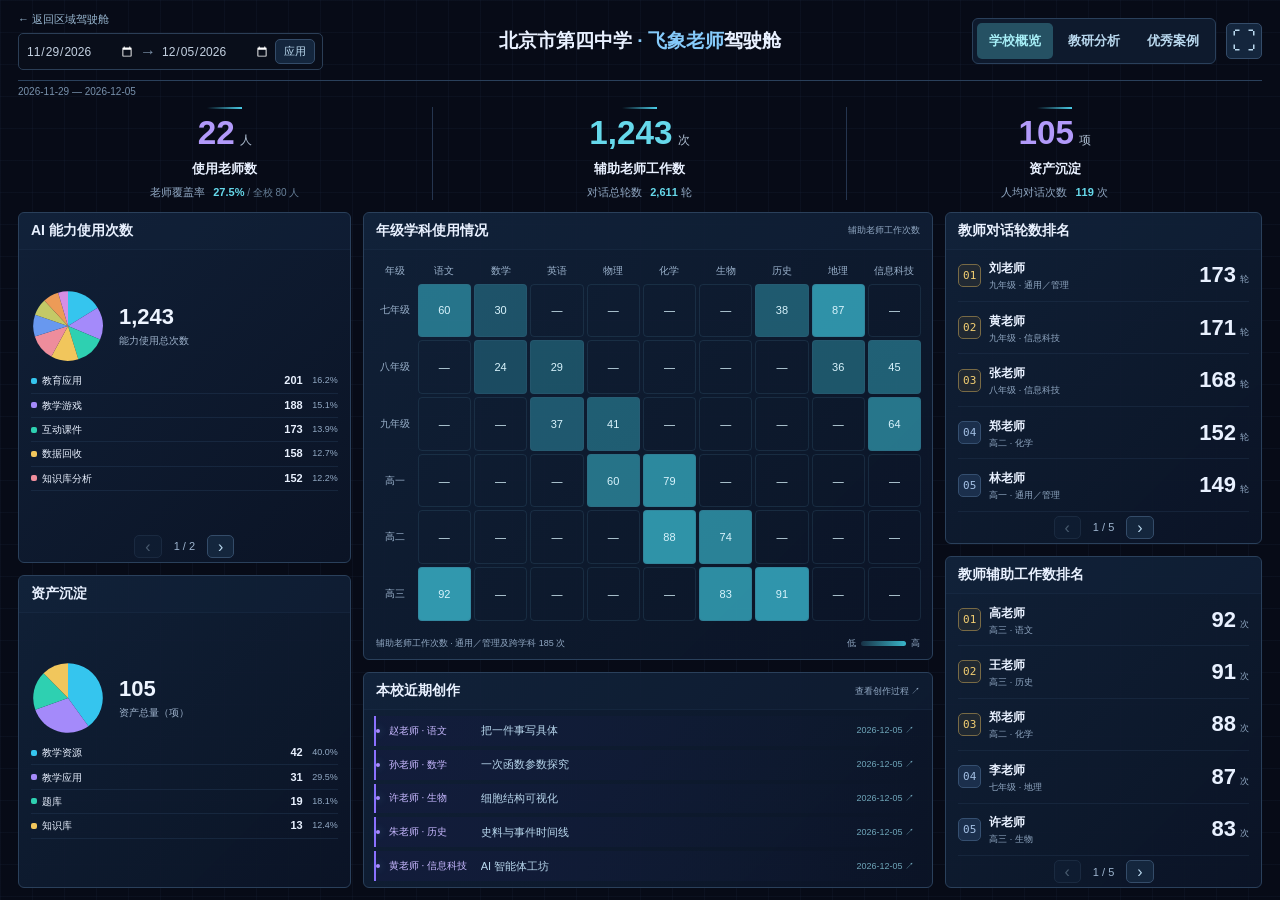
<file: school-dashboard/index.html>
<!doctype html>
<html lang="zh-CN">
<head><meta charset="utf-8"><meta name="viewport" content="width=device-width,initial-scale=1"><title>学校 · 飞象老师驾驶舱</title><link rel="stylesheet" href="workspace.css"><script src="workspace.js" defer></script></head>
<body><main class="school-screen">
<header class="school-header">
 <div class="header-left"><a class="back-link" href="../index.html">← 返回区域驾驶舱</a><div class="date-range" aria-label="时间范围"><input id="date-start" type="date" aria-label="开始日期"><span>→</span><input id="date-end" type="date" aria-label="结束日期"><button id="apply-dates" type="button">应用</button></div></div>
 <h1><span id="school-name">学校</span><span class="brand"> · 飞象老师</span>驾驶舱</h1>
 <div class="header-right"><nav role="tablist" aria-label="学校驾驶舱视图"><button type="button" id="tab-overview" data-tab="overview" role="tab" aria-controls="view-overview" aria-selected="true">学校概览</button><button type="button" id="tab-research" data-tab="research" role="tab" aria-controls="view-research" aria-selected="false" tabindex="-1">教研分析</button><button type="button" id="tab-examples" data-tab="examples" role="tab" aria-controls="view-examples" aria-selected="false" tabindex="-1">优秀案例</button></nav><button type="button" id="fullscreen" aria-label="切换全屏" title="全屏">⛶</button></div>
</header>
<div class="period-row"><span id="period-label"></span><span id="page-status" role="status" aria-live="polite"></span></div><p id="school-warning" class="warning" hidden></p>
<section id="school-metrics" class="metrics" aria-label="学校核心指标">
 <article><div><strong id="metric-teachers">0</strong><em>人</em></div><h2>使用老师数</h2><p>老师覆盖率 <b id="metric-coverage">0%</b><span> / 全校 <i id="teacher-denominator">0</i> 人</span></p></article>
 <article><div><strong id="metric-work">0</strong><em>次</em></div><h2>辅助老师工作数</h2><p>对话总轮数 <b id="metric-turns">0</b> 轮</p></article>
 <article><div><strong id="metric-assets">0</strong><em>项</em></div><h2>资产沉淀</h2><p>人均对话次数 <b id="metric-average">0</b> 次</p></article>
</section>
<div class="workspace">
 <section id="view-overview" data-view="overview" role="tabpanel" aria-labelledby="tab-overview" tabindex="0">
  <aside class="overview-left"><article class="panel"><header class="panel-head"><h2>AI 能力使用次数</h2></header><div class="panel-body" id="ability-chart"></div><div class="pager" id="ability-pager"></div></article><article class="panel"><header class="panel-head"><h2>资产沉淀</h2></header><div class="panel-body" id="asset-chart"></div></article></aside>
  <div class="overview-center"><article class="panel matrix-panel"><header class="panel-head"><h2>年级学科使用情况</h2><span>辅助老师工作次数</span></header><div class="matrix-scroll"><table id="usage-matrix" class="usage-matrix" aria-label="年级与学科使用次数"></table></div><footer class="matrix-footer"><span id="matrix-caption"></span><span class="heat-key">低 <i></i> 高</span></footer></article><article class="panel recent-panel"><header class="panel-head"><h2>本校近期创作</h2><span>查看创作过程 ↗</span></header><div id="recent-work"></div></article></div>
  <aside class="overview-right"><article class="panel"><header class="panel-head"><h2>教师对话轮数排名</h2></header><div class="rank-list" id="rank-turns"></div><div class="pager" id="pager-turns"></div></article><article class="panel"><header class="panel-head"><h2>教师辅助工作数排名</h2></header><div class="rank-list" id="rank-work"></div><div class="pager" id="pager-work"></div></article></aside>
 </section>
 <section id="view-research" data-view="research" role="tabpanel" aria-labelledby="tab-research" tabindex="0" hidden>
  <div class="research-filter"><button type="button" id="filter-open" aria-expanded="false" aria-controls="filter-editor">筛选条件 ▾</button><span id="filter-summary">全部年级 · 全部学科</span><div id="filter-editor" hidden><label>年级<select id="filter-grade"></select></label><label>学科<select id="filter-subject"></select></label><div><button id="filter-cancel" type="button">取消</button><button id="filter-apply" type="button" class="primary">应用筛选</button></div></div></div>
  <div class="research-columns"><article class="panel teacher-panel"><header class="panel-head"><h2>教师创作与传播榜top10</h2></header><div class="teacher-table-wrap"><table class="teacher-table"><thead><tr><th>排名</th><th>教师</th><th>学科／年级</th><th aria-sort="descending"><button type="button" data-sort="generated" class="selected">生成数 ↓</button></th><th><button type="button" data-sort="views">被查看</button></th><th><button type="button" data-sort="favorites">被收藏</button></th></tr></thead><tbody id="teacher-table-body"></tbody></table></div></article><div class="analysis-column"><article class="analysis"><h2>创作内容分析</h2><div id="content-analysis"></div></article><article class="analysis"><h2>人机协同分析</h2><div id="collaboration-analysis"></div></article></div></div>
 </section>
 <section id="view-examples" data-view="examples" role="tabpanel" aria-labelledby="tab-examples" tabindex="0" hidden>
  <aside class="subject-sidebar panel"><header><h2>学科应用分布</h2><p><strong id="application-total">0</strong> 个应用</p><small>本校生成应用 · 按作品所属学科</small></header><div id="subject-options"></div></aside>
  <div id="example-results"><section class="mindmap-panel panel"><header class="panel-head"><h2 id="map-title">语文 · 内容分类</h2><span>主题与方向</span></header><div id="subject-map" class="subject-map"></div></section><div class="examples-heading"><h2 id="cases-title">语文 · 优秀案例</h2><span id="case-count" role="status" aria-live="polite"></span></div><div id="case-grid"></div><p id="case-empty" class="empty case-empty" hidden>当前学科与时间范围暂无精选案例，可选择其他学科查看。</p></div>
 </section>
</div></main><dialog id="conversation-dialog" aria-labelledby="dialog-title"></dialog><noscript>请启用 JavaScript 后查看学校驾驶舱。</noscript></body></html>
</file>
<file: school-dashboard/workspace.css>
:root{--bg:#070b17;--panel:#0e1b30;--line:#2a405b;--text:#e9f1ff;--muted:#91a8c3;--cyan:#66d9eb;--purple:#b29afa;--gap:16px;color-scheme:dark;font-family:"PingFang SC","Microsoft YaHei",sans-serif;color:var(--text);background:var(--bg)}
*{box-sizing:border-box}body{margin:0;background-image:linear-gradient(#24345028 1px,transparent 1px),linear-gradient(90deg,#24345028 1px,transparent 1px);background-size:32px 32px}button,input,select{font:inherit}button{cursor:pointer;border:1px solid #344c69;background:#14263d;color:#b9d8ee;border-radius:5px;padding:7px 12px}button:disabled{cursor:default;opacity:.35}button:hover:not(:disabled){background:#224259}button:focus-visible,a:focus-visible,input:focus-visible,select:focus-visible,[tabindex]:focus-visible{outline:2px solid #84e6f3;outline-offset:3px}[hidden]{display:none!important}h1,h2,h3,h4,p{margin:0}h2{font-size:16px;font-weight:600}a{color:#abdced;text-decoration:none}
.school-screen{height:100dvh;min-height:0;display:flex;flex-direction:column;padding:18px 24px;max-width:2400px;margin:auto;overflow:hidden}.school-header{display:grid;grid-template-columns:minmax(290px,1fr) minmax(0,1.6fr) minmax(340px,1fr);gap:16px;align-items:center;border-bottom:1px solid var(--line);padding-bottom:16px;flex-shrink:0}.school-header h1{font-size:clamp(19px,1.6vw,31px);line-height:1.4;text-align:center;overflow-wrap:anywhere}.brand{color:#85cafa}.header-left{display:flex;flex-direction:column;align-items:flex-start;gap:10px}.back-link{font-size:11px;color:#97b5ce}.date-range{display:flex;align-items:center;gap:5px;padding:5px 7px;border:1px solid #2b3e56;border-radius:5px;background:#090e1a}.date-range input{width:109px;min-width:0;border:0;background:transparent;color:#c4d1e1;font-size:12px;padding:3px 0}.date-range span{color:#7d92aa}.date-range button{padding:4px 8px;font-size:11px}.header-right{display:flex;justify-content:flex-end;align-items:center;gap:10px;min-width:0}nav{display:flex;padding:4px;background:#0e1a2d;border:1px solid var(--line);border-radius:6px;gap:3px}nav button{border:0;background:transparent;white-space:nowrap;padding:9px 12px;font-size:13px;font-weight:600}nav button[aria-selected=true]{background:#255163;color:#a6eef6}#fullscreen{font-size:24px;line-height:1;width:36px;height:36px;padding:0;flex-shrink:0}.period-row{display:flex;gap:16px;align-items:center;flex-shrink:0;min-height:26px;font-size:10px;color:#7891ac}#page-status{color:#e8c676}.warning{padding:10px 12px;color:#f6d488;background:#483d273d;border:1px solid #79633c;border-radius:6px;margin-bottom:12px}
.metrics{display:grid;grid-template-columns:repeat(3,minmax(0,1fr));padding:10px 0 22px;flex-shrink:0}.metrics article{text-align:center;border-right:1px solid #25354f;position:relative}.metrics article:last-child{border:0}.metrics article:before{content:'';display:block;width:35px;height:2px;background:linear-gradient(90deg,transparent,#4acde8);margin:0 auto 6px}.metrics strong{font:650 clamp(30px,2.7vw,48px)/1.1 "DIN Alternate",sans-serif;color:var(--purple)}.metrics article:nth-child(2) strong{color:var(--cyan)}.metrics em{font-size:12px;color:#aebed1;font-style:normal;margin-left:5px}.metrics h2{margin-top:8px;font-size:13px}.metrics p{font-size:11px;color:var(--muted);margin-top:7px}.metrics p b{color:var(--cyan);margin-left:5px}.metrics p span{color:#688099;font-size:10px}.metrics i{font-style:normal}
.workspace{flex:1;min-height:0;overflow:hidden}.workspace>[data-view]{height:100%;min-height:0;overflow:auto;scrollbar-width:thin;scrollbar-color:#385572 transparent}.panel{background:linear-gradient(135deg,#112139ef,#0b1426f5);border:1px solid var(--line);border-radius:6px;min-width:0;min-height:0;display:flex;flex-direction:column;overflow:hidden}.panel-head{display:flex;align-items:center;justify-content:space-between;gap:10px;padding:13px 16px;border-bottom:1px solid #273c573d;min-height:46px;flex-shrink:0;background:#15284144}.panel-head span{font-size:10px;color:var(--muted)}.panel-body{padding:12px 16px;min-height:0}.empty{color:var(--muted);text-align:center;padding:28px 12px;font-size:13px;line-height:1.7}.pager{display:flex;justify-content:center;align-items:center;gap:12px;padding:8px 10px;margin-top:auto;color:#9db4ce;font-size:11px;flex-shrink:0}.pager button{padding:1px 10px;font-size:18px;line-height:22px}
#view-overview{display:grid;grid-template-columns:minmax(225px,.9fr) minmax(420px,2.3fr) minmax(240px,1fr);gap:var(--gap)}.overview-left,.overview-right{display:grid;grid-template-rows:minmax(320px,1.15fr) minmax(280px,1fr);gap:var(--gap);min-height:0}.overview-center{display:grid;grid-template-rows:minmax(340px,1.5fr) minmax(240px,1fr);gap:var(--gap);min-height:0}.pie-summary{display:flex;align-items:center;justify-content:center;gap:18px;min-height:110px}.pie-summary svg{width:96px;height:96px;flex-shrink:0}.pie-summary strong{display:block;font:600 28px "DIN Alternate",sans-serif}.pie-summary span{display:block;color:var(--muted);font-size:10px;margin-top:4px}.pie-legend{margin-top:10px}.pie-legend>div{display:flex;align-items:center;gap:6px;padding:9px 0;border-bottom:1px solid #24395477;font-size:11px}.pie-legend i{width:6px;height:6px;border-radius:2px;flex-shrink:0}.pie-legend span{flex:1;min-width:0}.pie-legend b{font-variant-numeric:tabular-nums;font-size:12px}.pie-legend small{width:37px;text-align:right;font-size:9px;color:var(--muted)}.rank-list{padding:0 15px;display:grid;grid-template-rows:repeat(5,minmax(43px,1fr));flex:1;min-height:0}.rank-row{display:flex;align-items:center;gap:10px;min-width:0;border-bottom:1px solid #25395366;padding:6px 0}.rank-index{font:11px monospace;color:#a4c0e4;background:#1b2f4c;border:1px solid #354f70;border-radius:5px;padding:5px}.rank-index.medal{color:#f2ce72;border-color:#786a45;background:#51483244}.rank-row>div{flex:1;min-width:0}.rank-row b{font-size:12px}.rank-row small{display:block;font-size:9px;color:var(--muted);margin-top:4px}.rank-row strong{font:600 23px "DIN Alternate",sans-serif;white-space:nowrap}.rank-row strong small{display:inline;font:10px sans-serif;margin-left:4px}
.matrix-scroll{overflow:auto;padding:15px 16px;flex:1}.usage-matrix{border-collapse:separate;border-spacing:5px;width:100%;height:100%;table-layout:fixed;min-width:480px;font-size:11px}.usage-matrix th{color:#9bb2cc;font-weight:400;padding:8px 2px;font-size:10px}.usage-matrix th:first-child{width:48px}.usage-matrix td{text-align:center;padding:12px 2px;background:rgb(61 192 215 / var(--intensity));border:1px solid #38627d44;border-radius:4px;font-variant-numeric:tabular-nums;color:#d9f4fd}.matrix-footer{display:flex;justify-content:space-between;gap:8px;align-items:center;font-size:10px;color:var(--muted);padding:8px 16px 16px}.heat-key{display:flex;align-items:center;gap:5px;white-space:nowrap}.heat-key i{width:45px;height:5px;background:linear-gradient(90deg,#183145,#39b6ca);border-radius:3px}#recent-work{display:grid;grid-template-rows:repeat(4,1fr);padding:8px 16px;flex:1}#recent-work button{display:flex;align-items:center;gap:12px;border:0;border-radius:0;border-bottom:1px solid #2b405d77;background:transparent;padding:10px 0;text-align:left;min-width:0}#recent-work span{color:#94b4d1;font-size:11px;flex:0 0 110px}#recent-work b{font-size:12px;font-weight:500;overflow:hidden;text-overflow:ellipsis;white-space:nowrap;flex:1}#recent-work small{color:#6fa5b9;font-size:10px}
#view-research{display:flex;flex-direction:column;gap:18px}.research-filter{position:relative;display:flex;align-items:center;gap:12px;min-height:40px;flex-shrink:0;font-size:12px;color:var(--muted)}#filter-editor{position:absolute;z-index:5;top:45px;left:0;padding:18px;background:#13243b;border:1px solid #3e5b7b;border-radius:7px;box-shadow:0 12px 36px #0008;display:flex;gap:16px;align-items:end;flex-wrap:wrap}#filter-editor label{display:flex;flex-direction:column;gap:7px}select{min-width:135px;padding:8px;border:1px solid #425e7e;background:#0b192d;color:#d5e5f5;border-radius:4px}#filter-editor>div{display:flex;gap:8px}.primary{background:#24586a;border-color:#4a9aaa;color:#bbf4f8}.research-columns{display:grid;grid-template-columns:minmax(0,45fr) minmax(0,55fr);gap:32px;min-height:0;flex:1}.teacher-table-wrap{overflow:auto;flex:1;min-height:0}.teacher-table{width:100%;height:100%;border-collapse:collapse;table-layout:fixed;font-size:12px}.teacher-table th{font-size:10px;color:var(--muted);height:40px;text-align:left;font-weight:400;background:#152640;padding:7px}.teacher-table th:first-child{width:9%}.teacher-table th:nth-child(2){width:18%}.teacher-table th:nth-child(3){width:22%}.teacher-table th button{padding:0;border:0;background:none;color:inherit;font-size:10px;white-space:nowrap}.teacher-table th button.selected{color:var(--cyan)}.teacher-table td{border-bottom:1px solid #263b5466;padding:8px;overflow:hidden;text-overflow:ellipsis;white-space:nowrap;height:48px}.teacher-table td:nth-child(n+4){font:600 19px "DIN Alternate",sans-serif;color:#6ed7e3}.teacher-table td small{display:block;font-size:10px;color:var(--muted);margin-top:4px}.teacher-table td:first-child{font:11px monospace;color:#8eaaca}.analysis-column{min-height:0;display:flex;flex-direction:column;overflow:auto;scrollbar-width:thin;padding-right:14px;gap:22px}.analysis{padding:3px 0 22px;border-bottom:1px solid #2e4964}.analysis:last-child{border:0}.analysis h2{font-size:22px;font-weight:650;margin:0 0 18px}.analysis h4{font-size:16px;line-height:1.5;margin:18px 0 10px;color:#d7e6f7}.analysis p{font-size:14px;line-height:1.9;color:#aabed4;max-width:46em}.related-link{display:block;width:100%;text-align:left;border:0;border-top:1px solid #2a405744;background:transparent;padding:12px 0;border-radius:0;margin-top:10px}.related-link b{color:#7dcfdd;font-size:12px;font-weight:500}.related-link span{display:block;font-size:10px;color:#7f9ab6;margin-top:5px}
#view-examples{display:grid;grid-template-columns:minmax(220px,1fr) minmax(0,3fr);gap:24px;align-items:start}.subject-sidebar{padding:18px;height:auto}.subject-sidebar header h2{font-size:17px}.subject-sidebar header p{margin:16px 0 4px;color:var(--muted);font-size:11px}.subject-sidebar strong{font:600 32px "DIN Alternate",sans-serif;color:var(--cyan);margin-right:4px}.subject-sidebar header small{font-size:10px;color:#7e98b1}#subject-options{display:flex;flex-direction:column;gap:4px;margin-top:18px}#subject-options button{display:grid;grid-template-columns:minmax(0,1fr) auto 43px;gap:7px;border-color:transparent;background:transparent;align-items:center;text-align:left;padding:10px 8px;font-size:12px}#subject-options b{color:#dceaf7;font-size:13px}#subject-options small{font-size:10px;color:var(--muted);text-align:right}#subject-options i{grid-column:1/-1;display:block;height:3px;background:#263c53;border-radius:3px}#subject-options em{display:block;height:3px;background:#47becf;border-radius:3px}#subject-options button[aria-pressed=true]{background:#203f51;border-color:#478b9a;color:#a6edf1}#example-results{min-width:0}.mindmap-panel{margin-bottom:24px}.subject-map{display:grid;grid-template-columns:110px minmax(0,1fr);align-items:center;padding:20px 24px;min-width:0}.map-root{position:relative;padding:15px 8px;background:#244d60;border:1px solid #55b8c8;border-radius:7px;text-align:center;color:#c0f5f8;font-size:16px}.map-root:after{content:'';position:absolute;left:100%;top:50%;width:24px;border-top:1px solid #4b8297}.map-branches{list-style:none;margin:0;padding:0 0 0 48px}.map-branches>li{position:relative;display:grid;grid-template-columns:100px minmax(0,1fr);gap:20px;align-items:center;min-height:77px;padding:8px 0}.map-branches>li:before{content:'';position:absolute;left:-24px;top:0;bottom:0;border-left:1px solid #4b8297}.map-branches>li:first-child:before{top:50%}.map-branches>li:last-child:before{bottom:50%}.map-branches>li:after{content:'';position:absolute;left:-24px;top:50%;width:24px;border-top:1px solid #4b8297}.map-branches h4{position:relative;padding:10px 5px;border:1px solid #3f617d;border-radius:6px;font-size:12px;text-align:center;background:#172b41;color:#d6e7f5}.map-branches h4:after{content:'';position:absolute;left:100%;top:50%;width:20px;border-top:1px solid #3f617d}.map-branches ul{list-style:none;display:flex;flex-wrap:wrap;gap:7px;margin:0;padding:0 0 0 12px;border-left:1px solid #3f617d}.map-branches ul li{padding:6px 9px;background:#1a2b40;border-radius:4px;font-size:11px;color:#a9c4d9}.examples-heading{display:flex;align-items:center;justify-content:space-between;gap:12px;margin:0 0 16px}.examples-heading span{font-size:11px;color:var(--muted)}#case-grid{display:grid;grid-template-columns:repeat(3,minmax(0,1fr));gap:18px}.case-card{display:flex;flex-direction:column;min-width:0;text-align:left;padding:6px;background:#fafaf7;border:1px solid #dce4df;border-radius:12px;color:#233c34;overflow:hidden}.case-card:hover:not(:disabled){background:#fff;border-color:#63cfd3}.case-cover{position:relative;display:block;aspect-ratio:449/252;width:100%;border-radius:7px;background-image:url('case-gallery-reference.png');background-size:456.12% 449.21%;background-repeat:no-repeat}.case-cover i{position:absolute;bottom:8px;right:8px;font-size:10px;font-style:normal;color:#dcf8ff;background:#071b28c9;padding:4px 6px;border-radius:4px}.case-detail{display:flex;flex-direction:column;padding:12px 8px;min-width:0;width:100%}.case-detail>b{font-size:14px;white-space:nowrap;overflow:hidden;text-overflow:ellipsis}.case-detail small{margin-top:7px;color:#7a887f;font-size:10px;line-height:1.6}.case-detail em{margin-top:9px;font-size:10px;font-style:normal;color:#497667}.case-detail>span{font-size:12px;line-height:1.65;margin-top:7px;color:#5e6d64}.case-empty{border:1px dashed #36506b;border-radius:8px;padding:40px 15px}
dialog{color-scheme:light;color:#26352f;background:#f7f8f5;border:1px solid #d5dfd8;border-radius:12px;padding:0;width:min(1400px,calc(100vw - 40px));height:min(900px,calc(100dvh - 40px));max-width:none;max-height:none;overflow:hidden;box-shadow:0 28px 90px #0008}dialog[open]{display:flex;flex-direction:column}dialog::backdrop{background:#020817b8;backdrop-filter:blur(4px)}dialog button{color:#315b4a;border-color:#c6d6ca;background:#fff}dialog button:hover:not(:disabled){background:#e3eee5}.dialog-head{display:flex;justify-content:space-between;align-items:center;gap:20px;padding:20px 24px;background:#fff;border-bottom:1px solid #dce3dd;flex-shrink:0}.dialog-head h2{font-size:19px;line-height:1.5}.dialog-head p{font-size:11px;color:#7b8a80;line-height:1.6;margin-top:6px}.dialog-body{display:grid;grid-template-columns:minmax(0,1fr);min-height:0;flex:1}dialog[data-file-open=true] .dialog-body{grid-template-columns:minmax(0,2fr) minmax(0,3fr)}.transcript{overflow:auto;padding:24px;min-width:0;min-height:0}.transcript-heading{max-width:800px;margin:0 auto 18px;font-size:15px;font-weight:600}.transcript-heading span{float:right;font-size:11px;font-weight:400;color:#819184}.message{max-width:800px;margin:0 auto 18px;padding:16px 18px;background:#fff;border:1px solid #e0e7df;border-radius:10px}.message.teacher{background:#eaf2e8;border-color:#dce8d9}.message b{font-size:12px;color:#52725f;display:flex;justify-content:space-between}.message small{color:#95a294;font-size:10px;font-weight:400}.message p{font-size:14px;line-height:1.9;white-space:pre-wrap;overflow-wrap:anywhere;margin-top:8px;color:#34483b}.file-list{max-width:800px;margin:24px auto}.file-list h3{font-size:14px;margin-bottom:10px}.file-list button{display:flex;align-items:center;width:100%;gap:12px;text-align:left;padding:15px;margin-top:8px}.file-list button span{padding:8px 5px;background:#dceedd;font-size:10px;border-radius:5px}.file-list button b{flex:1;font-size:13px;overflow-wrap:anywhere}.file-list button em{font-size:11px;font-style:normal;white-space:nowrap}#file-preview{display:flex;flex-direction:column;background:#ede9de;border-left:1px solid #d9ddce;min-width:0;min-height:0}.file-head{padding:15px 20px;display:flex;align-items:center;justify-content:space-between;border-bottom:1px solid #d6dbcf}.file-head h3{font-size:15px}.file-document{padding:28px;overflow:auto;min-height:0}.file-document h2{font-size:22px;overflow-wrap:anywhere;line-height:1.5;color:#5e4c3d;margin:12px 0 24px}.file-type{font-size:10px;color:#8b836e}.file-document section{background:#fffdfa;border:1px solid #ded9ce;padding:23px;margin-bottom:14px}.file-document h3{font-size:16px;color:#655343;margin-bottom:12px}.file-document section p{font-size:14px;line-height:1.9;color:#6e6b5d}
@media(min-width:1700px){.school-screen{padding:22px 32px;--gap:20px}.panel-head h2{font-size:18px}.rank-row b{font-size:14px}.rank-row small{font-size:11px}.pie-summary svg{width:112px;height:112px}.pie-legend>div{padding:11px 0;font-size:13px}.pie-legend b{font-size:14px}.usage-matrix{font-size:14px}.usage-matrix th{font-size:12px}.analysis p{font-size:15px}.case-detail>b{font-size:16px}}
@media(max-width:1350px){.school-header{grid-template-columns:1fr 1fr;row-gap:14px}.school-header h1{grid-column:1/-1;grid-row:1;font-size:25px}.header-left{grid-column:1;grid-row:2}.header-right{grid-column:2;grid-row:2}#view-overview{grid-template-columns:230px minmax(420px,1fr);grid-template-rows:auto auto}.overview-right{grid-column:1/-1;grid-template-columns:1fr 1fr;grid-template-rows:minmax(300px,auto)}.overview-left{grid-template-rows:minmax(340px,auto) minmax(280px,auto)}.overview-center{grid-template-rows:minmax(340px,1.5fr) minmax(280px,1fr)}#case-grid{grid-template-columns:repeat(2,minmax(0,1fr))}.subject-map{grid-template-columns:88px minmax(0,1fr);padding:18px}.map-branches>li{grid-template-columns:80px minmax(0,1fr);gap:14px}.map-branches h4:after{width:14px}.research-columns{gap:22px}}
@media(max-width:1000px){.school-screen{padding:14px 16px}.research-columns{display:flex;flex-direction:column;flex:none}.teacher-panel{min-height:580px}.analysis-column{overflow:visible;padding:0}.analysis{padding:10px 4px 24px}#view-examples{grid-template-columns:minmax(0,1fr)}#subject-options{display:grid;grid-template-columns:repeat(4,minmax(0,1fr))}.subject-sidebar header{display:flex;align-items:center;flex-wrap:wrap;gap:12px}.subject-sidebar header p{margin:0}.subject-sidebar header small{width:100%}.overview-right{min-height:320px}.teacher-table{height:auto}.teacher-table td{height:49px}}
@media(max-width:720px){.school-screen{padding:12px}.school-header{display:flex;flex-direction:column;align-items:stretch;gap:14px}.school-header h1{order:0;font-size:21px}.header-left{order:1;align-items:center}.header-right{order:2;justify-content:center}.date-range input{width:116px}.metrics{padding:8px 0 18px}.metrics strong{font-size:28px}.metrics h2{font-size:11px}.metrics p{font-size:10px;line-height:1.6}.metrics p span{display:none}.period-row{justify-content:center;flex-wrap:wrap;gap:3px}#view-overview{display:flex;flex-direction:column}.overview-left,.overview-center,.overview-right{display:flex;flex-direction:column;flex:none;min-height:0}.overview-left>.panel,.overview-right>.panel{min-height:310px}.matrix-panel{min-height:340px}.recent-panel{min-height:260px}.panel{flex-shrink:0}#recent-work button{flex-wrap:wrap;gap:6px}#recent-work small{width:100%;padding-left:116px}#subject-options{grid-template-columns:repeat(2,minmax(0,1fr))}#case-grid{gap:12px}.case-detail small{font-size:10px}.subject-map{grid-template-columns:minmax(0,1fr);gap:10px}.map-root{justify-self:start;min-width:120px}.map-root:after{left:24px;top:100%;width:0;height:12px;border-left:1px solid #4b8297}.map-branches>li:first-child:before{top:-10px}.map-branches>li{grid-template-columns:100px minmax(0,1fr)}dialog{width:calc(100vw - 16px);height:calc(100dvh - 16px)}dialog[data-file-open=true] .dialog-body{grid-template-columns:minmax(0,1fr)}dialog[data-file-open=true] .transcript{display:none}.dialog-head{padding:15px!important}.transcript{padding:16px}.file-document{padding:15px}.analysis h2{font-size:20px}}
@media(max-width:440px){#case-grid{grid-template-columns:minmax(0,1fr)}nav button{padding:9px 10px;font-size:12px}.school-header h1{font-size:19px}.teacher-table{font-size:11px}.teacher-table td:nth-child(n+4){font-size:16px}.teacher-table th,.teacher-table td{padding:6px}.map-branches>li{grid-template-columns:minmax(0,1fr);gap:8px}.map-branches h4:after{display:none}.examples-heading{align-items:flex-start}.metrics p b{margin-left:1px}.research-filter{font-size:11px}.subject-map{padding:14px}#filter-editor{right:0}}
@media(prefers-reduced-motion:reduce){*{scroll-behavior:auto!important}}
/* Keep the two pie panels tall enough for all legend rows and paging controls. */
.overview-left{grid-template-rows:minmax(370px,1.08fr) minmax(305px,1fr)}
#view-overview .pie-summary{min-height:100px;gap:14px}
#view-overview .pie-legend>div{padding:7px 0;line-height:15px}
#view-overview .panel-body{padding:10px 14px}
#view-overview .overview-center{grid-template-rows:minmax(330px,1fr) 246px}
#recent-work{flex:1;min-height:0;grid-template-rows:repeat(4,46px);align-content:center;padding:8px 16px;overflow:hidden}
#recent-work button{position:relative;gap:10px;padding:9px 0 9px 12px}
#recent-work button:before{content:'';position:absolute;left:0;top:20px;width:4px;height:4px;background:var(--cyan);border-radius:50%;box-shadow:0 0 8px #66d9eb66}
#recent-work button:hover{background:#1c3a5144}
#recent-work span{flex-basis:100px}
#recent-work small{flex-shrink:0;white-space:nowrap}
.recent-enter{animation:recent-rise .5s ease-out both}
@keyframes recent-rise{from{opacity:0;transform:translateY(24px)}to{opacity:1;transform:translateY(0)}}
@media(min-width:1351px){#view-overview{grid-template-columns:minmax(238px,1fr) minmax(420px,2.15fr) minmax(250px,1fr)}#view-overview .overview-right{grid-template-rows:repeat(2,minmax(305px,1fr))}}
@media(max-width:720px){#view-overview .overview-center{grid-template-rows:minmax(330px,auto) 270px}#recent-work{grid-template-rows:repeat(4,52px);padding:8px 12px}#recent-work button{display:grid;grid-template-columns:minmax(0,1fr) auto;gap:3px 8px}#recent-work span{font-size:10px}#recent-work b{grid-column:1/-1;grid-row:2;font-size:12px}#recent-work small{font-size:9px}}
@media(prefers-reduced-motion:reduce){.recent-enter{animation:none}}

/* School overview: viewport-fitted desktop grid, not a scaled canvas. */
#recent-work{grid-template-rows:repeat(5,minmax(0,1fr));align-content:stretch;gap:4px}
#recent-work button{border-left:2px solid #8b70ff;border-bottom:0;background:linear-gradient(90deg,#131c3dcc,transparent);padding:5px 8px 5px 13px}
#recent-work button:before{top:50%;margin-top:-2px;background:#a88cff}
#recent-work span{color:#c7b8ff}
@media(min-width:1200px) and (min-height:680px){
  .school-screen:has(#view-overview:not([hidden])){padding:12px 18px;--gap:12px}
  .school-screen:has(#view-overview:not([hidden])) .school-header{grid-template-columns:minmax(285px,1fr) minmax(0,1.65fr) minmax(325px,1fr);padding-bottom:10px;gap:12px}
  .school-screen:has(#view-overview:not([hidden])) .school-header h1{grid-column:2;grid-row:1;font-size:clamp(18px,1.5vw,28px)}
  .school-screen:has(#view-overview:not([hidden])) .header-left{grid-column:1;grid-row:1;gap:6px}
  .school-screen:has(#view-overview:not([hidden])) .header-right{grid-column:3;grid-row:1}
  .school-screen:has(#view-overview:not([hidden])) .period-row{min-height:20px}
  .school-screen:has(#view-overview:not([hidden])) .metrics{padding:6px 0 12px}
  .school-screen:has(#view-overview:not([hidden])) .metrics strong{font-size:clamp(30px,2.6vw,42px)}
  #view-overview{grid-template-columns:minmax(260px,1.05fr) minmax(0,1.8fr) minmax(232px,1fr);grid-template-rows:minmax(0,1fr);overflow:hidden}
  #view-overview .overview-left,#view-overview .overview-right{grid-column:auto;grid-template-columns:minmax(0,1fr);grid-template-rows:repeat(2,minmax(0,1fr));min-height:0}
  #view-overview .overview-center{grid-template-rows:minmax(0,1fr) clamp(174px,24vh,230px)}
  #view-overview .panel-head{padding:9px 12px;min-height:36px}
  #view-overview .panel-head h2{font-size:14px}
  #view-overview .panel-head>span{font-size:9px}
  /* Match regional hierarchy: pie and total above a full-width legend. */
  #view-overview .overview-left{grid-template-rows:minmax(0,1.12fr) minmax(0,1fr)}
  #view-overview .panel-body{display:grid;grid-template-columns:minmax(0,1fr);grid-template-rows:auto auto;gap:6px;align-content:center;padding:6px 12px;flex:1}
  #view-overview .pie-summary{flex-direction:row;justify-content:flex-start;gap:14px;min-height:0;text-align:left}
  #view-overview .pie-summary svg{width:clamp(52px,calc(10vh - 16px),80px);height:clamp(52px,calc(10vh - 16px),80px)}
  #view-overview .pie-summary strong{font-size:22px;color:#edf4ff}
  #view-overview .pie-summary span{font-size:10px;line-height:1.4;color:#9fb3cc}
  #view-overview .pie-legend{margin:0}
  #view-overview .pie-legend>div{padding:clamp(2px,calc(1vh - 4.8px),6px) 0;gap:5px;font-size:10px;line-height:15px}
  #view-overview .pie-legend b{font-size:11px;white-space:nowrap}
  #view-overview .pie-legend small{width:30px;font-size:9px}
  #view-overview .pager{padding:4px 8px;min-height:28px}
  #view-overview .pager button{font-size:16px;line-height:19px}
  #view-overview .rank-list{grid-template-rows:repeat(5,minmax(0,1fr));padding:0 12px}
  #view-overview .rank-row{padding:4px 0;gap:8px}
  #view-overview .rank-row b{font-size:12px}
  #view-overview .rank-row small{font-size:9px;margin-top:2px}
  #view-overview .rank-row strong{font-size:22px}
  #view-overview .rank-index{padding:4px}
  #view-overview .matrix-scroll{padding:8px;overflow:hidden;min-height:0}
  #view-overview .usage-matrix{min-width:0;border-spacing:3px;font-size:11px}
  #view-overview .usage-matrix th{font-size:10px;padding:3px 0}
  #view-overview .usage-matrix th:first-child{width:40px}
  #view-overview .usage-matrix td{padding:3px 0}
  #view-overview .matrix-footer{padding:5px 12px 9px;font-size:9px}
  #recent-work{padding:6px 10px}
  #recent-work button{gap:6px}
  #recent-work span{flex-basis:86px;font-size:10px}
  #recent-work b{font-size:11px}
  #recent-work small{font-size:9px}
}
</file>
